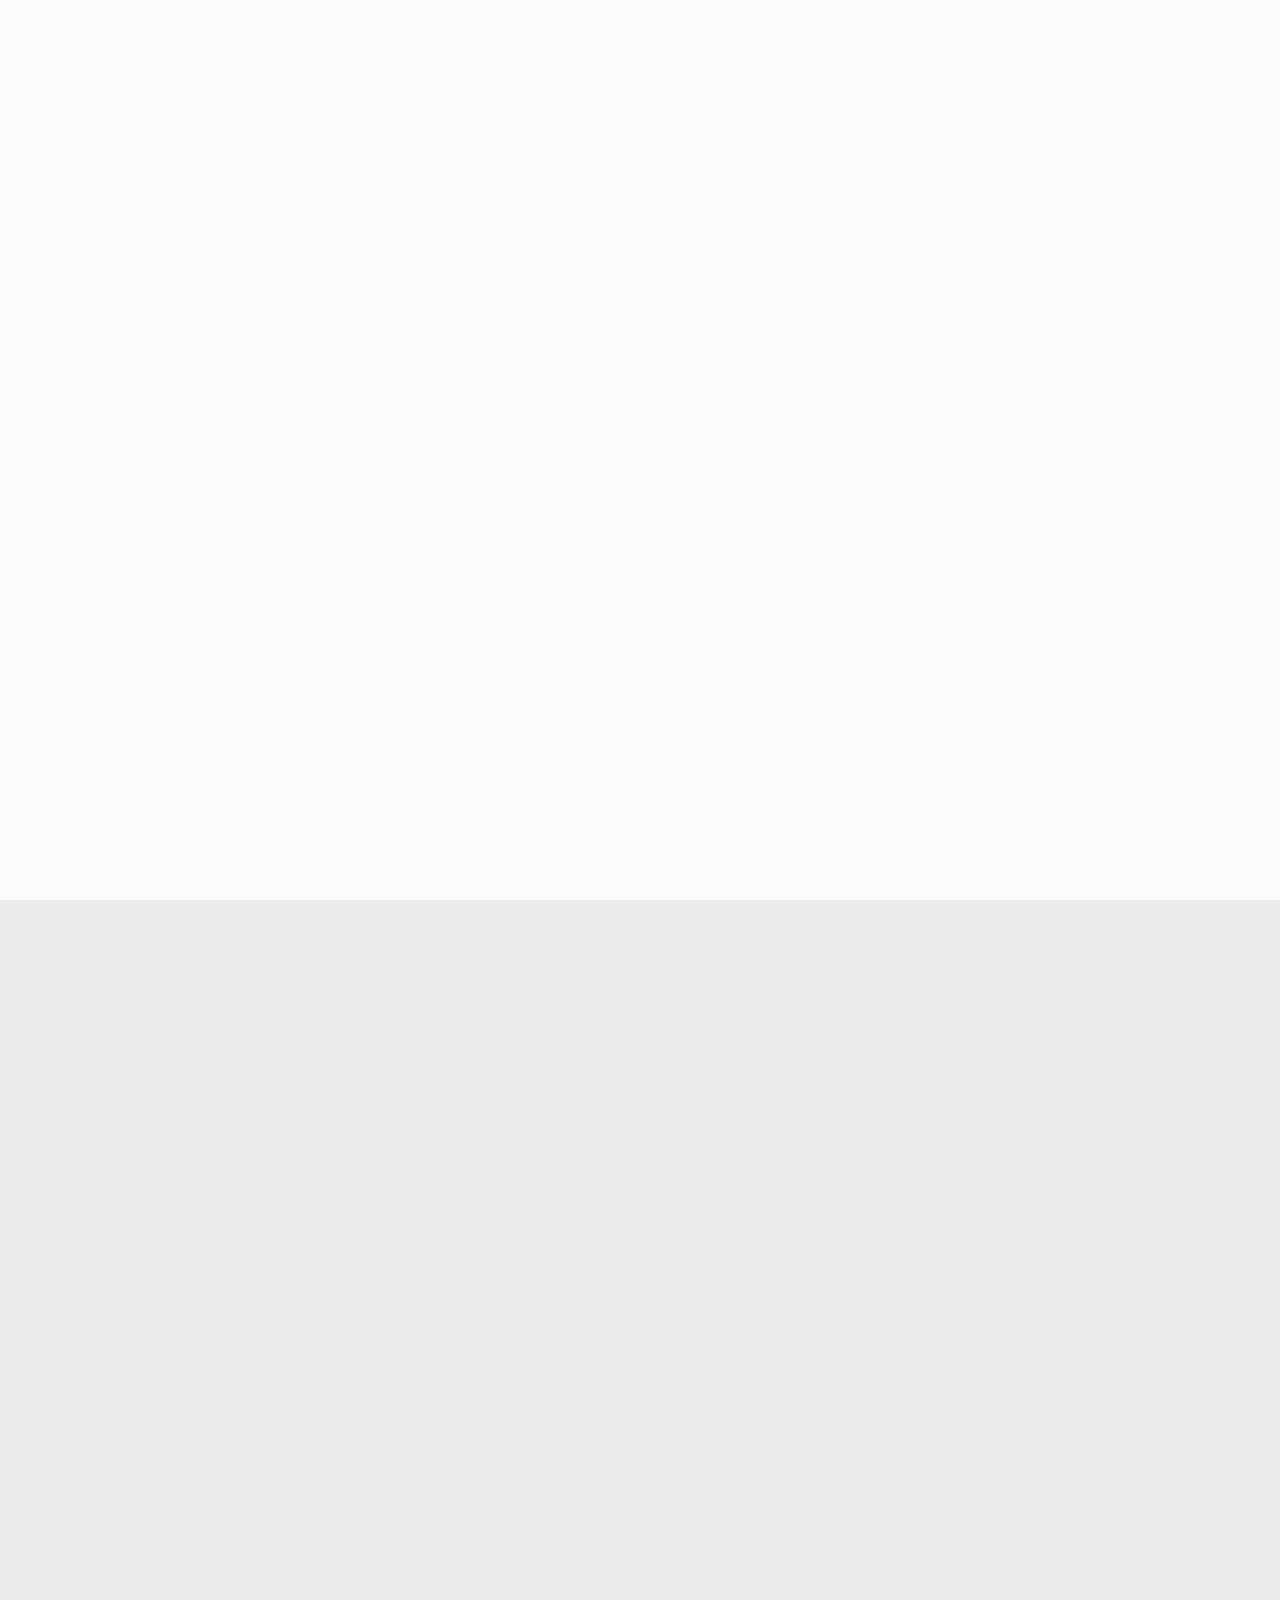
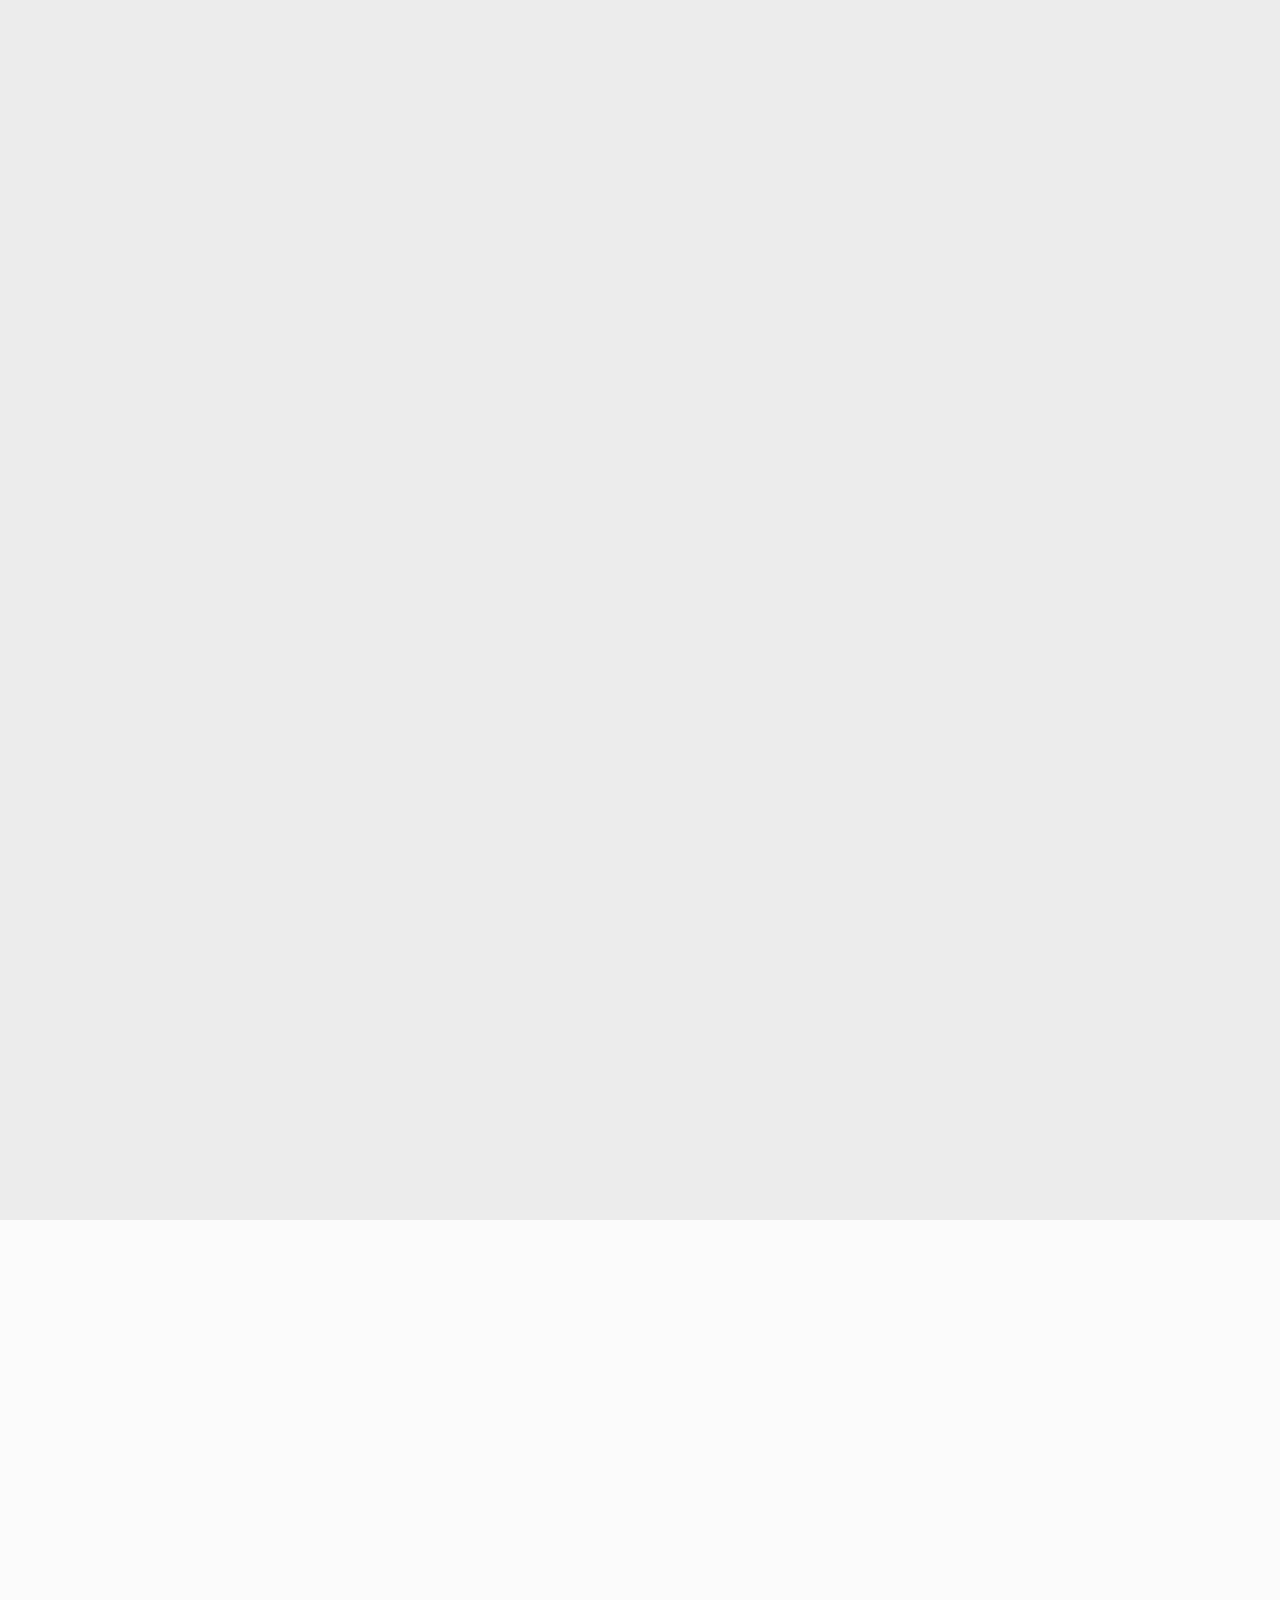
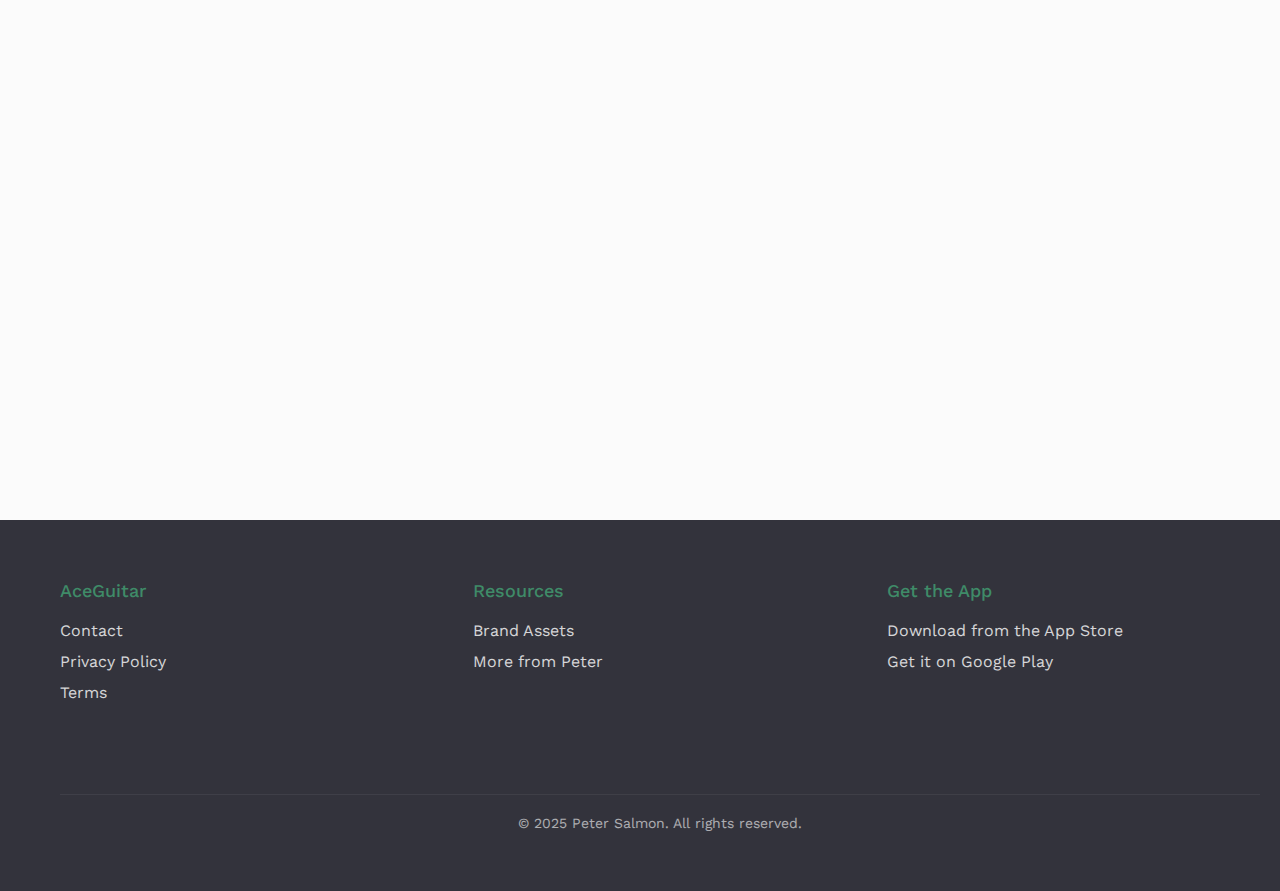
<file: index.html>
<!DOCTYPE html>
<html lang="en">

<head>
    <meta charset="UTF-8">
    <meta name="viewport" content="width=device-width, initial-scale=1.0">
    <title>AceGuitar</title>
    <link rel="preconnect" href="https://fonts.googleapis.com">
    <link rel="preconnect" href="https://fonts.gstatic.com" crossorigin>
    <link href="https://fonts.googleapis.com/css2?family=Work+Sans:wght@400;500;600&display=swap" rel="stylesheet">
    <link rel="stylesheet"
        href="https://fonts.googleapis.com/css2?family=Material+Symbols+Outlined:opsz,wght,FILL,GRAD@20..48,100..700,0..1,-50..200" />
    <link rel="stylesheet" href="styles/main.css">
</head>

<body>
    <nav class="navbar">
        <a href="#" class="logo">AceGuitar</a>
        <a href="/download" class="nav-button">
            <span>Get the App</span>
        </a>
    </nav>
    <div id="first-page" class="page" style="padding-top: 90px;">
        <div class="hero-text">
            <div class="title">
                <div class="subtitle">Play Better With</div>
                <div class="brand">AceGuitar</div>
            </div>
            <p class="app-description">
                Master guitar with ease using a comprehensive set of tools to help you learn, practice, and
                play.
            </p>
            <div class="store-buttons">
                <a href="#" id="download-button" class="store-button">
                    <span class="app-text">Download Now</span>
                </a>
            </div>
        </div>
        <div class="screenshots">
            <div class="screenshot">
                <img src="Assets/Screenshots/AceGuitar Chord Library Light.png" alt="AceGuitar Chord Library">
            </div>
            <div class="screenshot">
                <img src="Assets/Screenshots/AceGuitar Home Light.png" alt="AceGuitar Home Screen">
            </div>
            <div class="screenshot">
                <img src="Assets/Screenshots/AceGuitar Metronome Light.png" alt="AceGuitar Metronome">
            </div>
        </div>
    </div>

    <div id="second-page" class="page">
        <div class="section-header">
            <h1>Features</h1>
        </div>
        <div class="features-desktop">
            <div class="features-left">
                <div class="feature-card">
                    <img src="Assets/Feature Cards/1-chord-library.png" alt="Chord Library">
                </div>
                <div class="feature-card">
                    <img src="Assets/Feature Cards/3-fretboard.png" alt="Fretboard">
                </div>
                <div class="feature-card">
                    <img src="Assets/Feature Cards/5-projects.png" alt="Projects">
                </div>
            </div>
            <div class="features-right">
                <div class="feature-card">
                    <img src="Assets/Feature Cards/2-tuner.png" alt="Tuner">
                </div>
                <div class="feature-card">
                    <img src="Assets/Feature Cards/4-metronome.png" alt="Metronome">
                </div>
                <div class="feature-card">
                    <img src="Assets/Feature Cards/6-chord-search.png" alt="Chord Search">
                </div>
            </div>
        </div>
        <div class="features-mobile">
            <div class="feature-card">
                <img src="Assets/Feature Cards/1-chord-library.png" alt="Chord Library">
            </div>
            <div class="feature-card">
                <img src="Assets/Feature Cards/2-tuner.png" alt="Tuner">
            </div>
            <div class="feature-card">
                <img src="Assets/Feature Cards/3-fretboard.png" alt="Fretboard">
            </div>
            <div class="feature-card">
                <img src="Assets/Feature Cards/4-metronome.png" alt="Metronome">
            </div>
            <div class="feature-card">
                <img src="Assets/Feature Cards/5-projects.png" alt="Projects">
            </div>
            <div class="feature-card">
                <img src="Assets/Feature Cards/6-chord-search.png" alt="Chord Search">
            </div>
        </div>
    </div>

    <div id="third-page" class="page">
        <div class="cta-container">
            <div class="cta-content">
                <h2>Ready to Start?</h2>
                <p>Download AceGuitar now and unlock a complete suite of tools designed to help you learn, practice, and
                    master the guitar.</p>
                <div class="store-buttons">
                    <a href="#" class="store-button">
                        <img src="Assets/Store Logos/App Store.svg" alt="App Store icon">
                        <div class="store-text">
                            <span class="store-label">Download on the</span>
                            <span class="store-name">App Store</span>
                        </div>
                    </a>
                    <a href="#" class="store-button">
                        <img src="Assets/Store Logos/Play Store.svg" alt="Play Store icon">
                        <div class="store-text">
                            <span class="store-label">Get it on</span>
                            <span class="store-name">Google Play</span>
                        </div>
                    </a>
                </div>
            </div>
        </div>
    </div>

    <footer class="site-footer">
        <div class="footer-content">
            <div class="footer-column">
                <h4>AceGuitar</h4>
                <ul>
                    <li><a href="/contact">Contact</a></li>
                    <li><a href="/privacy">Privacy Policy</a></li>
                    <li><a href="/terms">Terms</a></li>
                </ul>
            </div>
            <div class="footer-column">
                <h4>Resources</h4>
                <ul>
                    <li><a href="/brand">Brand Assets</a></li>
                    <li><a href="https://petersalmon.dev" target="_blank">More from Peter</a></li>
                </ul>
            </div>
            <div class="footer-column">
                <h4>Get the App</h4>
                <ul>
                    <li><a href="#">Download from the App Store</a></li>
                    <li><a href="#">Get it on Google Play</a></li>
                </ul>
            </div>
            <div class="footer-copyright">
                © 2025 Peter Salmon. All rights reserved.
            </div>
        </div>
    </footer>
    <script>
        document.addEventListener('DOMContentLoaded', function () {
            var userAgent = navigator.userAgent || navigator.vendor || window.opera;
            var downloadButton = document.getElementById('download-button');

            if (/android/i.test(userAgent)) {
                downloadButton.href = 'https://play.google.com/store/apps/details?id=com.aceguitar';
            } else if (/iPad|iPhone|iPod/.test(userAgent) && !window.MSStream) {
                downloadButton.href = 'https://apps.apple.com/us/app/aceguitar/id123456789';
            } else {
                downloadButton.href = '/download';
            }
        });
    </script>
</body>

</html>
</file>
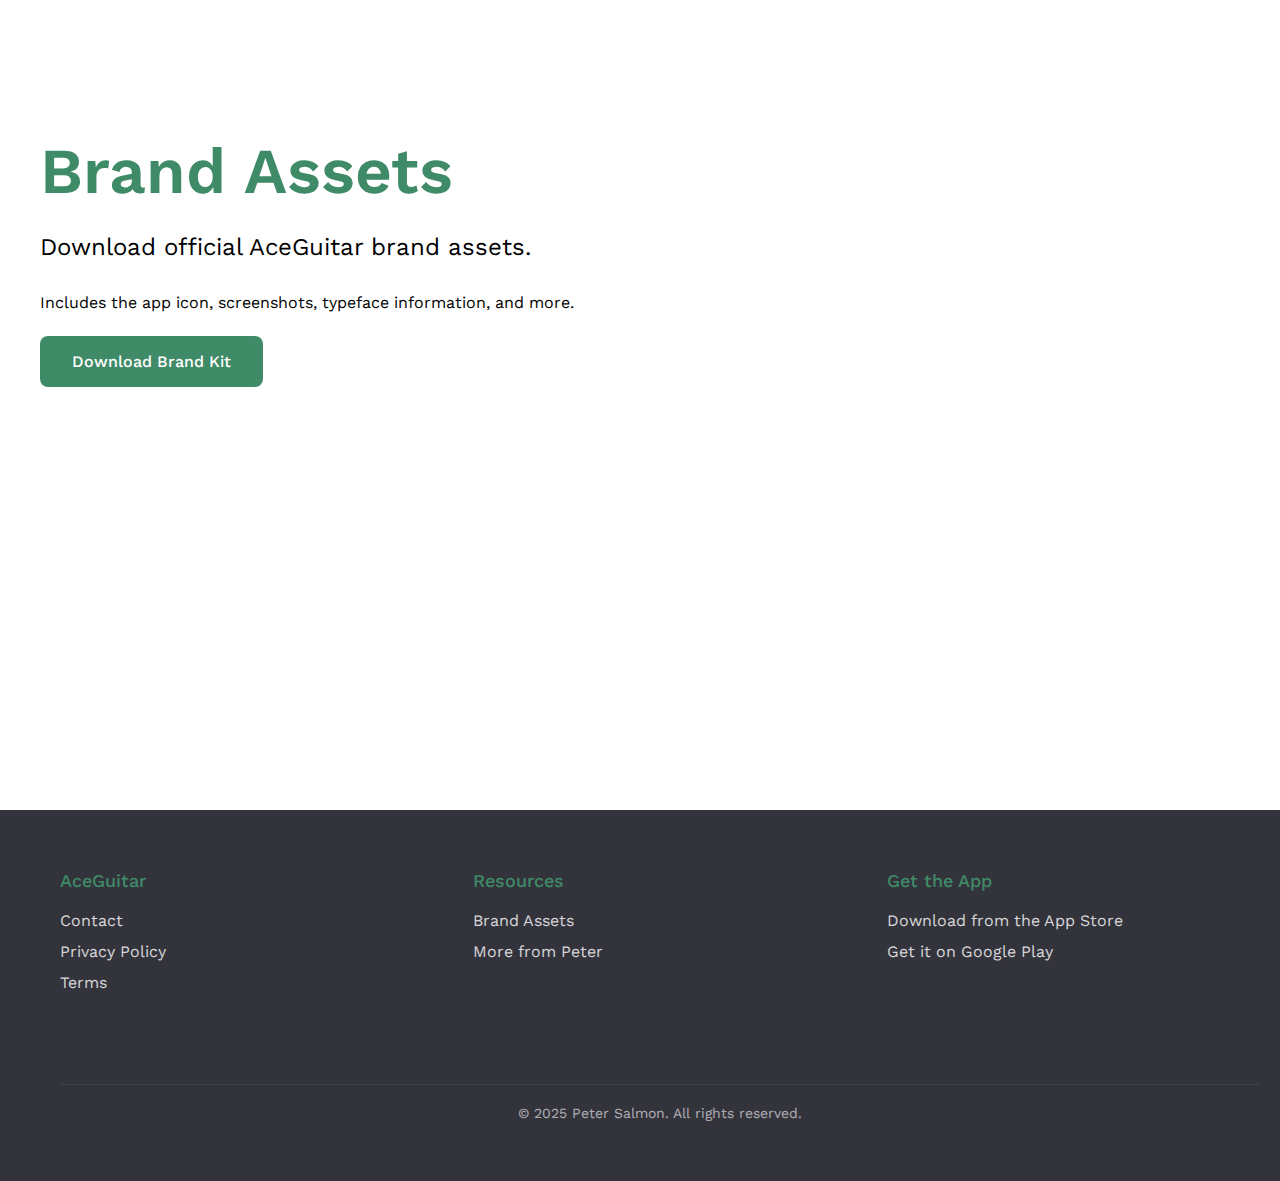
<file: brand/index.html>
<!DOCTYPE html>
<html lang="en">

<head>
    <meta charset="UTF-8">
    <meta name="viewport" content="width=device-width, initial-scale=1.0">
    <title>Brand Assets - AceGuitar</title>
    <link rel="preconnect" href="https://fonts.googleapis.com">
    <link rel="preconnect" href="https://fonts.gstatic.com" crossorigin>
    <link href="https://fonts.googleapis.com/css2?family=Work+Sans:wght@400;500;600&display=swap" rel="stylesheet">
    <link rel="stylesheet"
        href="https://fonts.googleapis.com/css2?family=Material+Symbols+Outlined:opsz,wght,FILL,GRAD@20..48,100..700,0..1,-50..200" />
    <link rel="stylesheet" href="../styles/main.css">
</head>

<body>
    <nav class="navbar">
        <a href="/" class="logo">AceGuitar</a>
        <a href="/download" class="nav-button">
            <span>Get the App</span>
        </a>
    </nav>

    <div class="page" style="padding-top: 90px; min-height: calc(100vh - 90px);">
        <div style="max-width: 1200px; margin: 0 auto; padding: 0 20px;">
            <h1 class="page-title">Brand Assets</h1>
            <p style="font-size: 1.5rem; margin-bottom: 2rem;">Download official AceGuitar brand assets.</p>

            <div style="margin-top: 2rem;">
                <p style="margin-bottom: 1.5rem;">Includes the app icon, screenshots, typeface information, and more.
                </p>
                <a href="../Assets/AceGuitar Brand Kit.zip" download
                    style="display: inline-block; background-color: #3F8B68; color: white; padding: 1rem 2rem; text-decoration: none; border-radius: 8px; font-weight: 500;">
                    Download Brand Kit
                </a>
            </div>
        </div>
    </div>

    <footer class="site-footer">
        <div class="footer-content">
            <div class="footer-column">
                <h4>AceGuitar</h4>
                <ul>
                    <li><a href="/contact">Contact</a></li>
                    <li><a href="/privacy">Privacy Policy</a></li>
                    <li><a href="/terms">Terms</a></li>
                </ul>
            </div>
            <div class="footer-column">
                <h4>Resources</h4>
                <ul>
                    <li><a href="/brand">Brand Assets</a></li>
                    <li><a href="https://petersalmon.dev" target="_blank">More from Peter</a></li>
                </ul>
            </div>
            <div class="footer-column">
                <h4>Get the App</h4>
                <ul>
                    <li><a href="#">Download from the App Store</a></li>
                    <li><a href="#">Get it on Google Play</a></li>
                </ul>
            </div>
            <div class="footer-copyright">
                © 2025 Peter Salmon. All rights reserved.
            </div>
        </div>
    </footer>
</body>

</html>
</file>
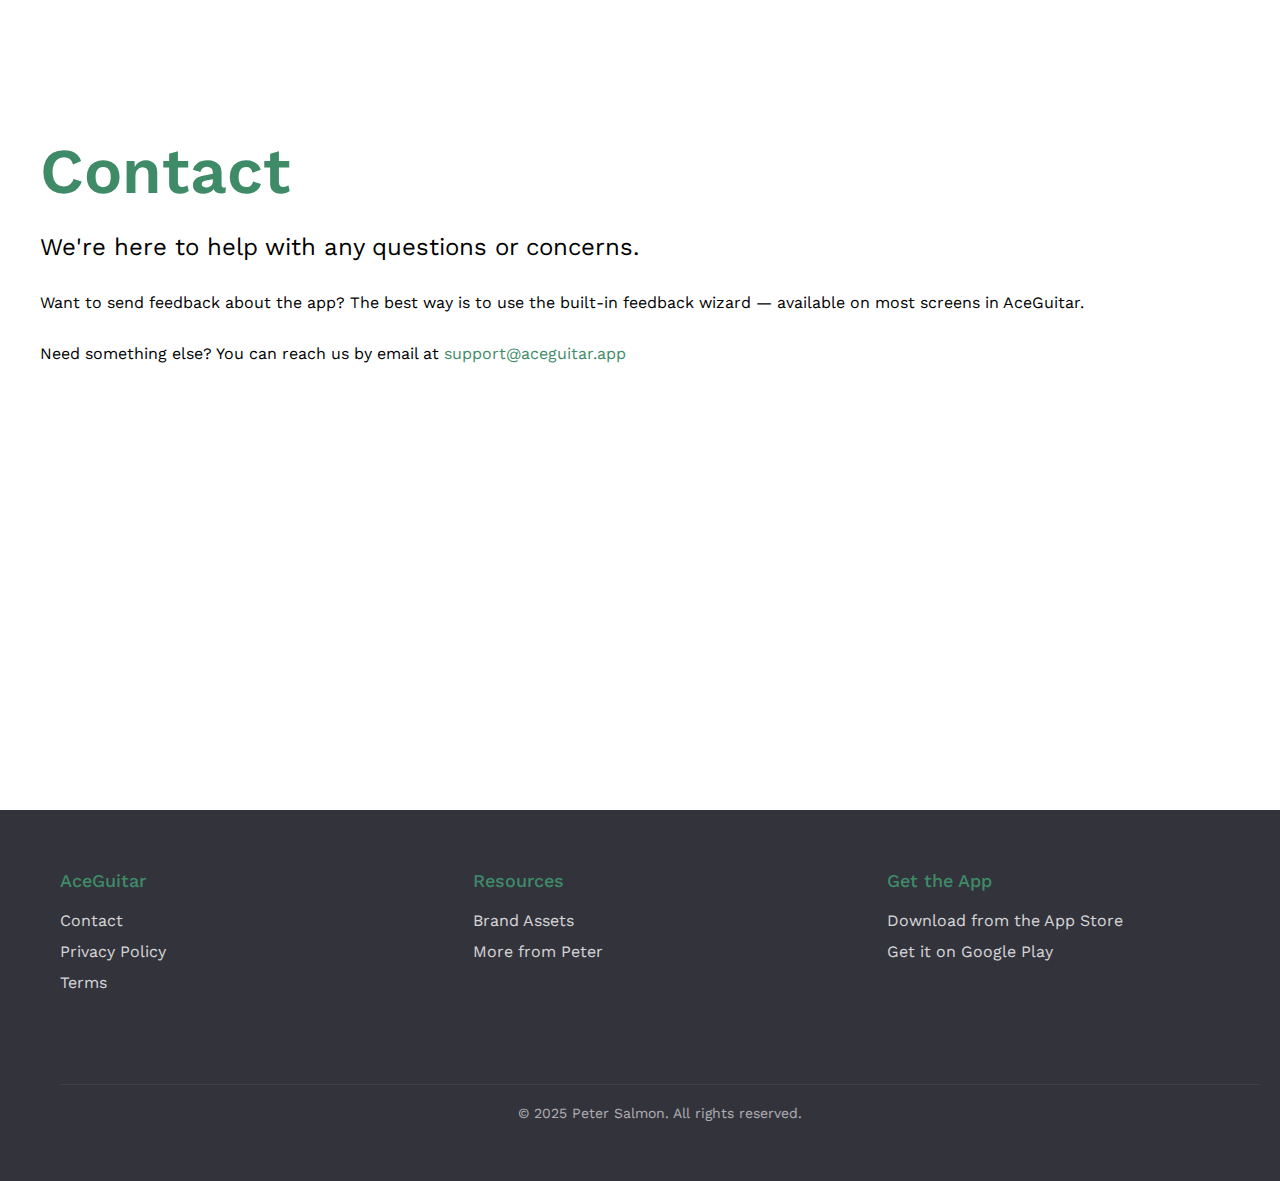
<file: contact/index.html>
<!DOCTYPE html>
<html lang="en">

<head>
    <meta charset="UTF-8">
    <meta name="viewport" content="width=device-width, initial-scale=1.0">
    <title>Contact - AceGuitar</title>
    <link rel="preconnect" href="https://fonts.googleapis.com">
    <link rel="preconnect" href="https://fonts.gstatic.com" crossorigin>
    <link href="https://fonts.googleapis.com/css2?family=Work+Sans:wght@400;500;600&display=swap" rel="stylesheet">
    <link rel="stylesheet"
        href="https://fonts.googleapis.com/css2?family=Material+Symbols+Outlined:opsz,wght,FILL,GRAD@20..48,100..700,0..1,-50..200" />
    <link rel="stylesheet" href="../styles/main.css">
</head>

<body>
    <nav class="navbar">
        <a href="/" class="logo">AceGuitar</a>
        <a href="/download" class="nav-button">
            <span>Get the App</span>
        </a>
    </nav>

    <div class="page" style="padding-top: 90px; min-height: calc(100vh - 90px);">
        <div style="max-width: 1200px; margin: 0 auto; padding: 0 20px;">
            <h1 class="page-title">Contact</h1>
            <p style="font-size: 1.5rem; margin-bottom: 2rem;">We're here to help with any questions or concerns.</p>

            <p style="margin-bottom: 2rem;">Want to send feedback about the app? The best way is to use the built-in
                feedback wizard — available on most screens in AceGuitar.</p>

            <p>Need something else? You can reach us by email at
                <a href="mailto:support@aceguitar.app"
                    style="color: #3F8B68; text-decoration: none;">support@aceguitar.app</a>
            </p>
        </div>
    </div>

    <footer class="site-footer">
        <div class="footer-content">
            <div class="footer-column">
                <h4>AceGuitar</h4>
                <ul>
                    <li><a href="/contact">Contact</a></li>
                    <li><a href="/privacy">Privacy Policy</a></li>
                    <li><a href="/terms">Terms</a></li>
                </ul>
            </div>
            <div class="footer-column">
                <h4>Resources</h4>
                <ul>
                    <li><a href="/brand">Brand Assets</a></li>
                    <li><a href="https://petersalmon.dev" target="_blank">More from Peter</a></li>
                </ul>
            </div>
            <div class="footer-column">
                <h4>Get the App</h4>
                <ul>
                    <li><a href="#">Download from the App Store</a></li>
                    <li><a href="#">Get it on Google Play</a></li>
                </ul>
            </div>
            <div class="footer-copyright">
                © 2025 Peter Salmon. All rights reserved.
            </div>
        </div>
    </footer>
</body>

</html>
</file>
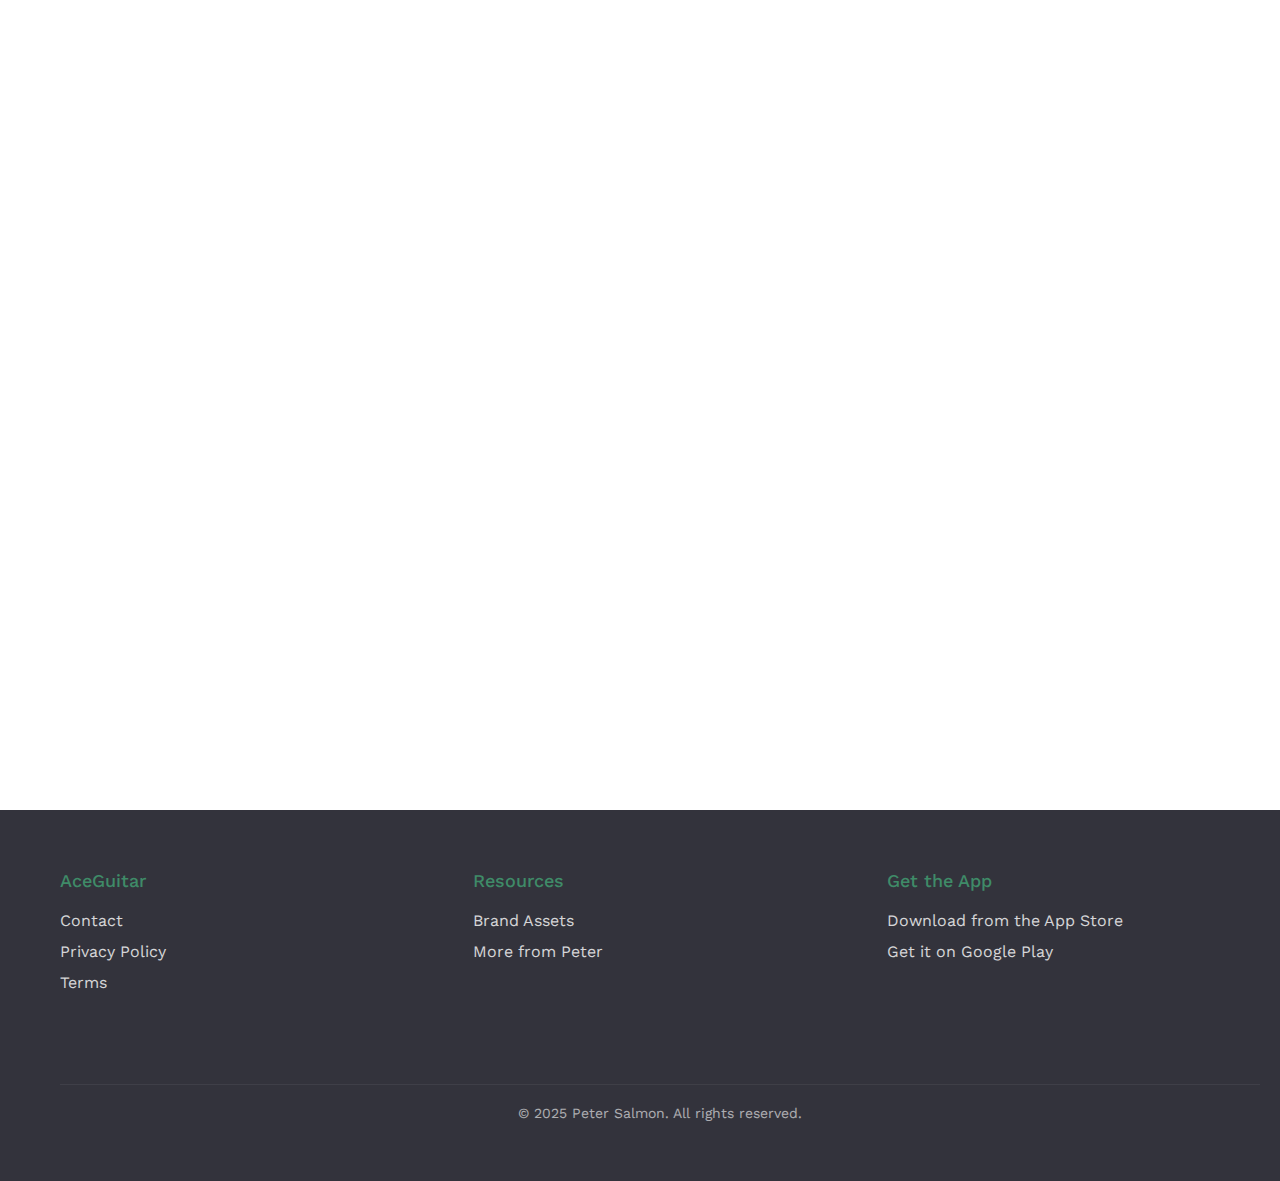
<file: download/index.html>
<!DOCTYPE html>
<html lang="en">

<head>
  <meta charset="UTF-8">
  <meta name="viewport" content="width=device-width, initial-scale=1.0">
  <title>Download - AceGuitar</title>
  <link rel="preconnect" href="https://fonts.googleapis.com">
  <link rel="preconnect" href="https://fonts.gstatic.com" crossorigin>
  <link href="https://fonts.googleapis.com/css2?family=Work+Sans:wght@400;500;600&display=swap" rel="stylesheet">
  <link rel="stylesheet"
    href="https://fonts.googleapis.com/css2?family=Material+Symbols+Outlined:opsz,wght,FILL,GRAD@20..48,100..700,0..1,-50..200">
  <link rel="stylesheet" href="../styles/main.css">
  <style>
    .download-flex {
      display: flex;
      flex-direction: row;
      align-items: center;
      justify-content: center;
      padding: 1rem;
    }

    .download-content {
      flex: 1;
      padding: 1rem;
      max-width: 800px;
    }

    @media (max-width: 768px) {
      .download-flex {
        flex-direction: column;
      }
    }

    /* Override store-button style to shrink buttons */
    .store-button {
      padding: 8px 12px;
      font-size: 0.9rem;
    }
  </style>
</head>

<body>
  <nav class="navbar">
    <a href="/" class="logo">AceGuitar</a>
    <a href="/download" class="nav-button">
      <span>Get the App</span>
    </a>
  </nav>

  <div class="page" style="padding-top: 90px; min-height: calc(100vh - 90px);">
    <div style="max-width: 1200px; margin: 0 auto; padding: 0 20px;">
      <div class="download-flex">
        <div class="download-content">
          <div class="cta-container">
            <div class="cta-content" style="text-align: center;">
              <h1 class="page-title">Download AceGuitar</h1>
              <p style="font-size: 1.5rem; margin-bottom: 2rem;">Get the app on your favorite platform.</p>
              <div class="store-buttons"
                style="margin-top: 20px; display: flex; gap: 16px; justify-content: flex-start;">
                <a href="#" class="store-button">
                  <img src="../Assets/Store Logos/App Store.svg" alt="App Store icon">
                  <div class="store-text">
                    <span class="store-label">Download on the</span>
                    <span class="store-name">App Store</span>
                  </div>
                </a>
                <a href="#" class="store-button">
                  <img src="../Assets/Store Logos/Play Store.svg" alt="Play Store icon">
                  <div class="store-text">
                    <span class="store-label">Get it on</span>
                    <span class="store-name">Google Play</span>
                  </div>
                </a>
              </div>
            </div>
          </div>
        </div>
      </div>
    </div>
  </div>

  <footer class="site-footer">
    <div class="footer-content">
      <div class="footer-column">
        <h4>AceGuitar</h4>
        <ul>
          <li><a href="/contact">Contact</a></li>
          <li><a href="/privacy">Privacy Policy</a></li>
          <li><a href="/terms">Terms</a></li>
        </ul>
      </div>
      <div class="footer-column">
        <h4>Resources</h4>
        <ul>
          <li><a href="/brand">Brand Assets</a></li>
          <li><a href="https://petersalmon.dev" target="_blank">More from Peter</a></li>
        </ul>
      </div>
      <div class="footer-column">
        <h4>Get the App</h4>
        <ul>
          <li><a href="#">Download from the App Store</a></li>
          <li><a href="#">Get it on Google Play</a></li>
        </ul>
      </div>
      <div class="footer-copyright">
        © 2025 Peter Salmon. All rights reserved.
      </div>
    </div>
  </footer>
</body>

</html>
</file>
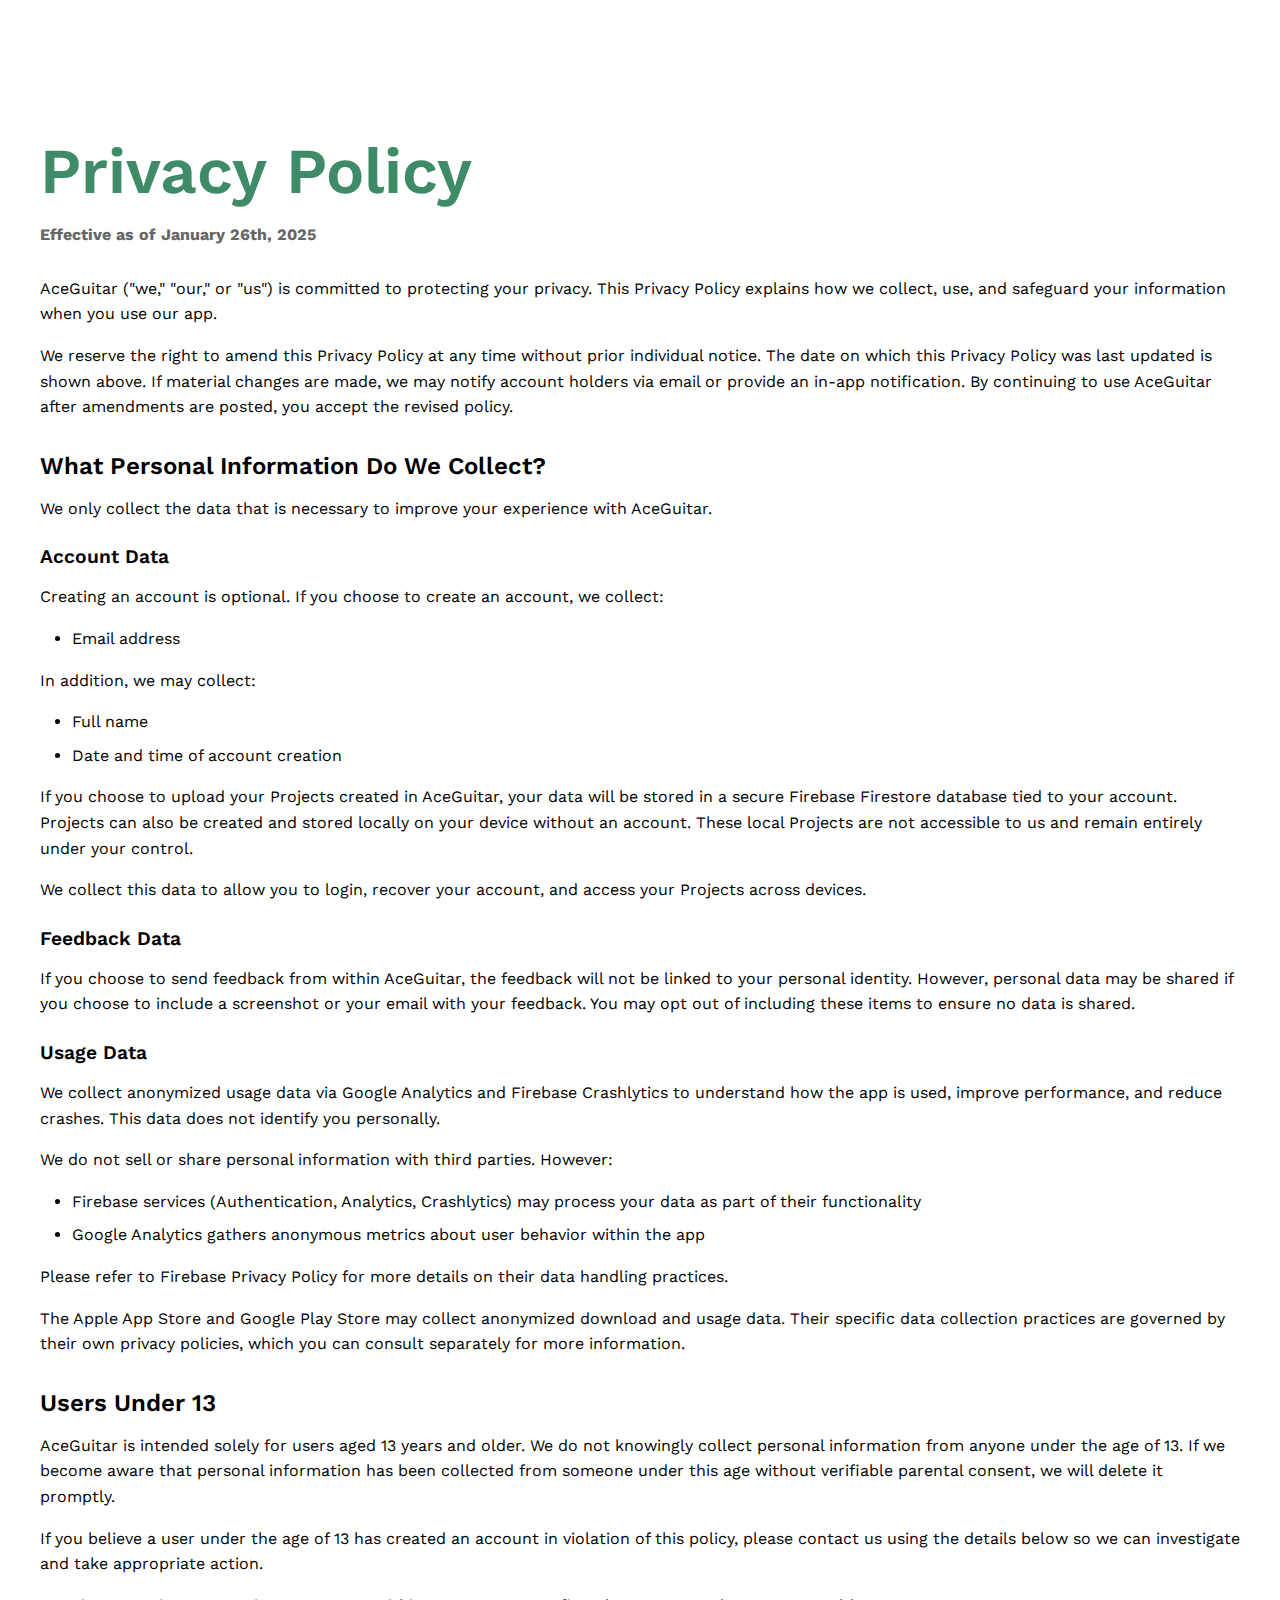
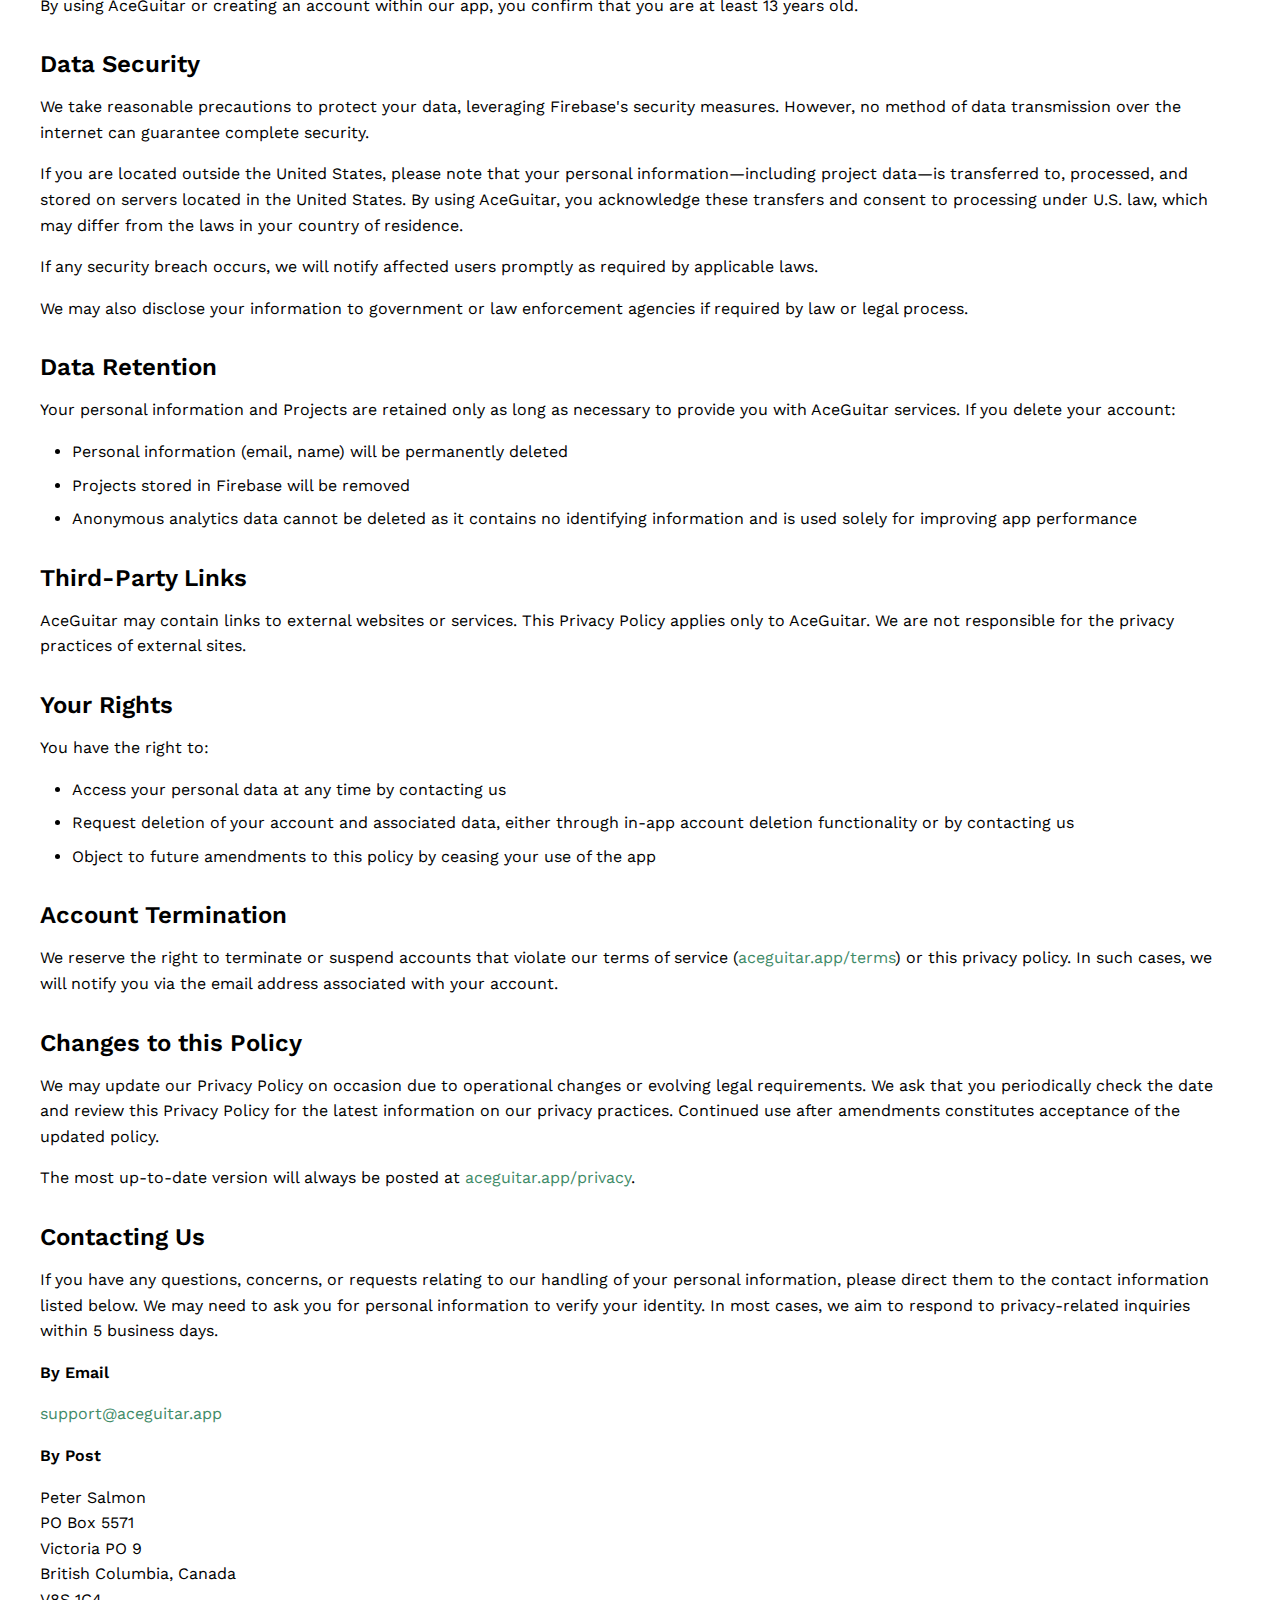
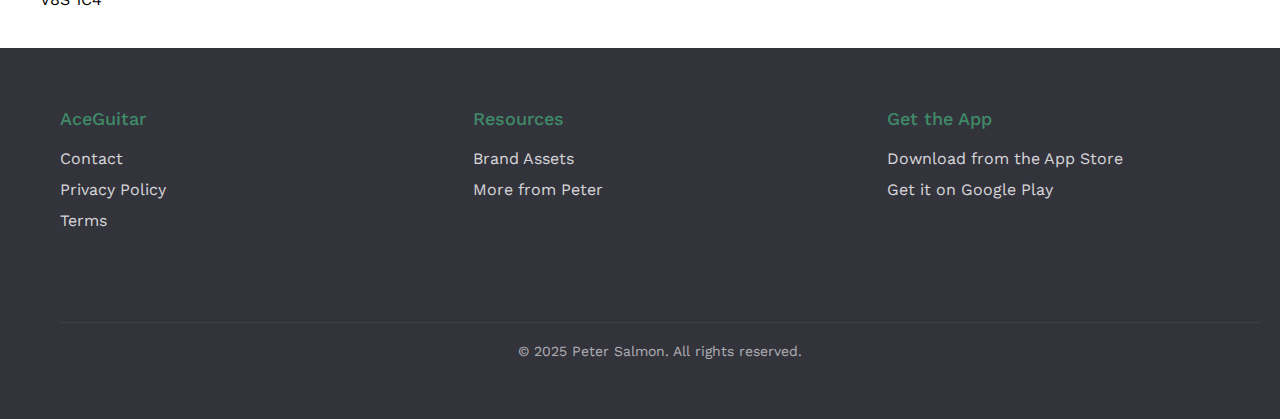
<file: privacy/index.html>
<!DOCTYPE html>
<html lang="en">

<head>
    <meta charset="UTF-8">
    <meta name="viewport" content="width=device-width, initial-scale=1.0">
    <title>Privacy Policy - AceGuitar</title>
    <link rel="preconnect" href="https://fonts.googleapis.com">
    <link rel="preconnect" href="https://fonts.gstatic.com" crossorigin>
    <link href="https://fonts.googleapis.com/css2?family=Work+Sans:wght@400;500;600&display=swap" rel="stylesheet">
    <link rel="stylesheet"
        href="https://fonts.googleapis.com/css2?family=Material+Symbols+Outlined:opsz,wght,FILL,GRAD@20..48,100..700,0..1,-50..200" />
    <link rel="stylesheet" href="../styles/main.css">
    <style>
        .content h2 {
            font-size: 1.5rem;
            font-weight: 600;
            margin: 2rem 0 1rem;
        }

        .content p {
            margin-bottom: 1rem;
            line-height: 1.6;
        }

        .content ul {
            margin-bottom: 1rem;
            padding-left: 2rem;
        }

        .content li {
            margin-bottom: 0.5rem;
            line-height: 1.6;
        }

        .effective-date {
            color: #666;
            margin-bottom: 2rem;
        }

        .content strong {
            font-weight: 600;
        }

        .content h3 {
            font-size: 1.2rem;
            font-weight: 600;
            margin: 1.5rem 0 1rem;
        }
    </style>
</head>

<body>
    <nav class="navbar">
        <a href="/" class="logo">AceGuitar</a>
        <a href="/download" class="nav-button">
            <span>Get the App</span>
        </a>
    </nav>

    <div class="page" style="padding-top: 90px; min-height: calc(100vh - 90px);">
        <div style="max-width: 1200px; margin: 0 auto; padding: 0 20px;">
            <h1 class="page-title">Privacy Policy</h1>
            <p class="effective-date"><strong>Effective as of January 26th, 2025</strong></p>

            <div class="content">
                <p>AceGuitar ("we," "our," or "us") is committed to protecting your privacy. This Privacy Policy
                    explains how we collect, use, and safeguard your information when you use our app.</p>

                <p>We reserve the right to amend this Privacy Policy at any time without prior individual notice. The
                    date on which this Privacy Policy was last updated is shown above. If material changes are made, we
                    may notify account holders via email or provide an in-app notification. By continuing to use
                    AceGuitar after amendments are posted, you accept the revised policy.</p>

                <h2>What Personal Information Do We Collect?</h2>
                <p>We only collect the data that is necessary to improve your experience with AceGuitar.</p>

                <h3>Account Data</h3>
                <p>Creating an account is optional. If you choose to create an account, we collect:</p>
                <ul>
                    <li>Email address</li>
                </ul>
                <p>In addition, we may collect:</p>
                <ul>
                    <li>Full name</li>
                    <li>Date and time of account creation</li>
                </ul>
                <p>If you choose to upload your Projects created in AceGuitar, your data will be stored in a secure
                    Firebase Firestore database tied to your account. Projects can also be created and stored locally on
                    your device without an account. These local Projects are not accessible to us and remain entirely
                    under your control.</p>
                <p>We collect this data to allow you to login, recover your account, and access your Projects across
                    devices.</p>

                <h3>Feedback Data</h3>
                <p>If you choose to send feedback from within AceGuitar, the feedback will not be linked to your
                    personal identity. However, personal data may be shared if you choose to include a screenshot or
                    your email with your feedback. You may opt out of including these items to ensure no data is shared.
                </p>

                <h3>Usage Data</h3>
                <p>We collect anonymized usage data via Google Analytics and Firebase Crashlytics to understand how the
                    app is used, improve performance, and reduce crashes. This data does not identify you personally.
                </p>
                <p>We do not sell or share personal information with third parties. However:</p>
                <ul>
                    <li>Firebase services (Authentication, Analytics, Crashlytics) may process your data as part of
                        their functionality</li>
                    <li>Google Analytics gathers anonymous metrics about user behavior within the app</li>
                </ul>
                <p>Please refer to Firebase Privacy Policy for more details on their data handling practices.</p>
                <p>The Apple App Store and Google Play Store may collect anonymized download and usage data. Their
                    specific data collection practices are governed by their own privacy policies, which you can consult
                    separately for more information.</p>

                <h2>Users Under 13</h2>
                <p>AceGuitar is intended solely for users aged 13 years and older. We do not knowingly collect personal
                    information from anyone under the age of 13. If we become aware that personal information has been
                    collected from someone under this age without verifiable parental consent, we will delete it
                    promptly.</p>
                <p>If you believe a user under the age of 13 has created an account in violation of this policy, please
                    contact us using the details below so we can investigate and take appropriate action.</p>
                <p>By using AceGuitar or creating an account within our app, you confirm that you are at least 13 years
                    old.</p>

                <h2>Data Security</h2>
                <p>We take reasonable precautions to protect your data, leveraging Firebase's security measures.
                    However, no method of data transmission over the internet can guarantee complete security.</p>
                <p>If you are located outside the United States, please note that your personal information—including
                    project data—is transferred to, processed, and stored on servers located in the United States. By
                    using AceGuitar, you acknowledge these transfers and consent to processing under U.S. law, which may
                    differ from the laws in your country of residence.</p>
                <p>If any security breach occurs, we will notify affected users promptly as required by applicable laws.
                </p>
                <p>We may also disclose your information to government or law enforcement agencies if required by law or
                    legal process.</p>

                <h2>Data Retention</h2>
                <p>Your personal information and Projects are retained only as long as necessary to provide you with
                    AceGuitar services. If you delete your account:</p>
                <ul>
                    <li>Personal information (email, name) will be permanently deleted</li>
                    <li>Projects stored in Firebase will be removed</li>
                    <li>Anonymous analytics data cannot be deleted as it contains no identifying information and is used
                        solely for improving app performance</li>
                </ul>

                <h2>Third-Party Links</h2>
                <p>AceGuitar may contain links to external websites or services. This Privacy Policy applies only to
                    AceGuitar. We are not responsible for the privacy practices of external sites.</p>

                <h2>Your Rights</h2>
                <p>You have the right to:</p>
                <ul>
                    <li>Access your personal data at any time by contacting us</li>
                    <li>Request deletion of your account and associated data, either through in-app account deletion
                        functionality or by contacting us</li>
                    <li>Object to future amendments to this policy by ceasing your use of the app</li>
                </ul>

                <h2>Account Termination</h2>
                <p>We reserve the right to terminate or suspend accounts that violate our terms of service (<a
                        href="/terms" style="color: #3F8B68; text-decoration: none;">aceguitar.app/terms</a>) or this
                    privacy policy. In such cases, we will notify you via the email address associated with your
                    account.</p>

                <h2>Changes to this Policy</h2>
                <p>We may update our Privacy Policy on occasion due to operational changes or evolving legal
                    requirements. We ask that you periodically check the date and review this Privacy Policy for the
                    latest information on our privacy practices. Continued use after amendments constitutes acceptance
                    of the updated policy.</p>
                <p>The most up-to-date version will always be posted at <a href="/privacy"
                        style="color: #3F8B68; text-decoration: none;">aceguitar.app/privacy</a>.</p>

                <h2>Contacting Us</h2>
                <p>If you have any questions, concerns, or requests relating to our handling of your personal
                    information, please direct them to the contact information listed below. We may need to ask you for
                    personal information to verify your identity. In most cases, we aim to respond to privacy-related
                    inquiries within 5 business days.</p>

                <p><strong>By Email</strong></p>
                <p><a href="mailto:support@aceguitar.app"
                        style="color: #3F8B68; text-decoration: none;">support@aceguitar.app</a></p>

                <p><strong>By Post</strong></p>
                <p>Peter Salmon<br>
                    PO Box 5571<br>
                    Victoria PO 9<br>
                    British Columbia, Canada<br>
                    V8S 1C4</p>
            </div>
        </div>
    </div>

    <footer class="site-footer">
        <div class="footer-content">
            <div class="footer-column">
                <h4>AceGuitar</h4>
                <ul>
                    <li><a href="/contact">Contact</a></li>
                    <li><a href="/privacy">Privacy Policy</a></li>
                    <li><a href="/terms">Terms</a></li>
                </ul>
            </div>
            <div class="footer-column">
                <h4>Resources</h4>
                <ul>
                    <li><a href="/brand">Brand Assets</a></li>
                    <li><a href="https://petersalmon.dev" target="_blank">More from Peter</a></li>
                </ul>
            </div>
            <div class="footer-column">
                <h4>Get the App</h4>
                <ul>
                    <li><a href="#">Download from the App Store</a></li>
                    <li><a href="#">Get it on Google Play</a></li>
                </ul>
            </div>
            <div class="footer-copyright">
                © 2025 Peter Salmon. All rights reserved.
            </div>
        </div>
    </footer>
</body>

</html>
</file>
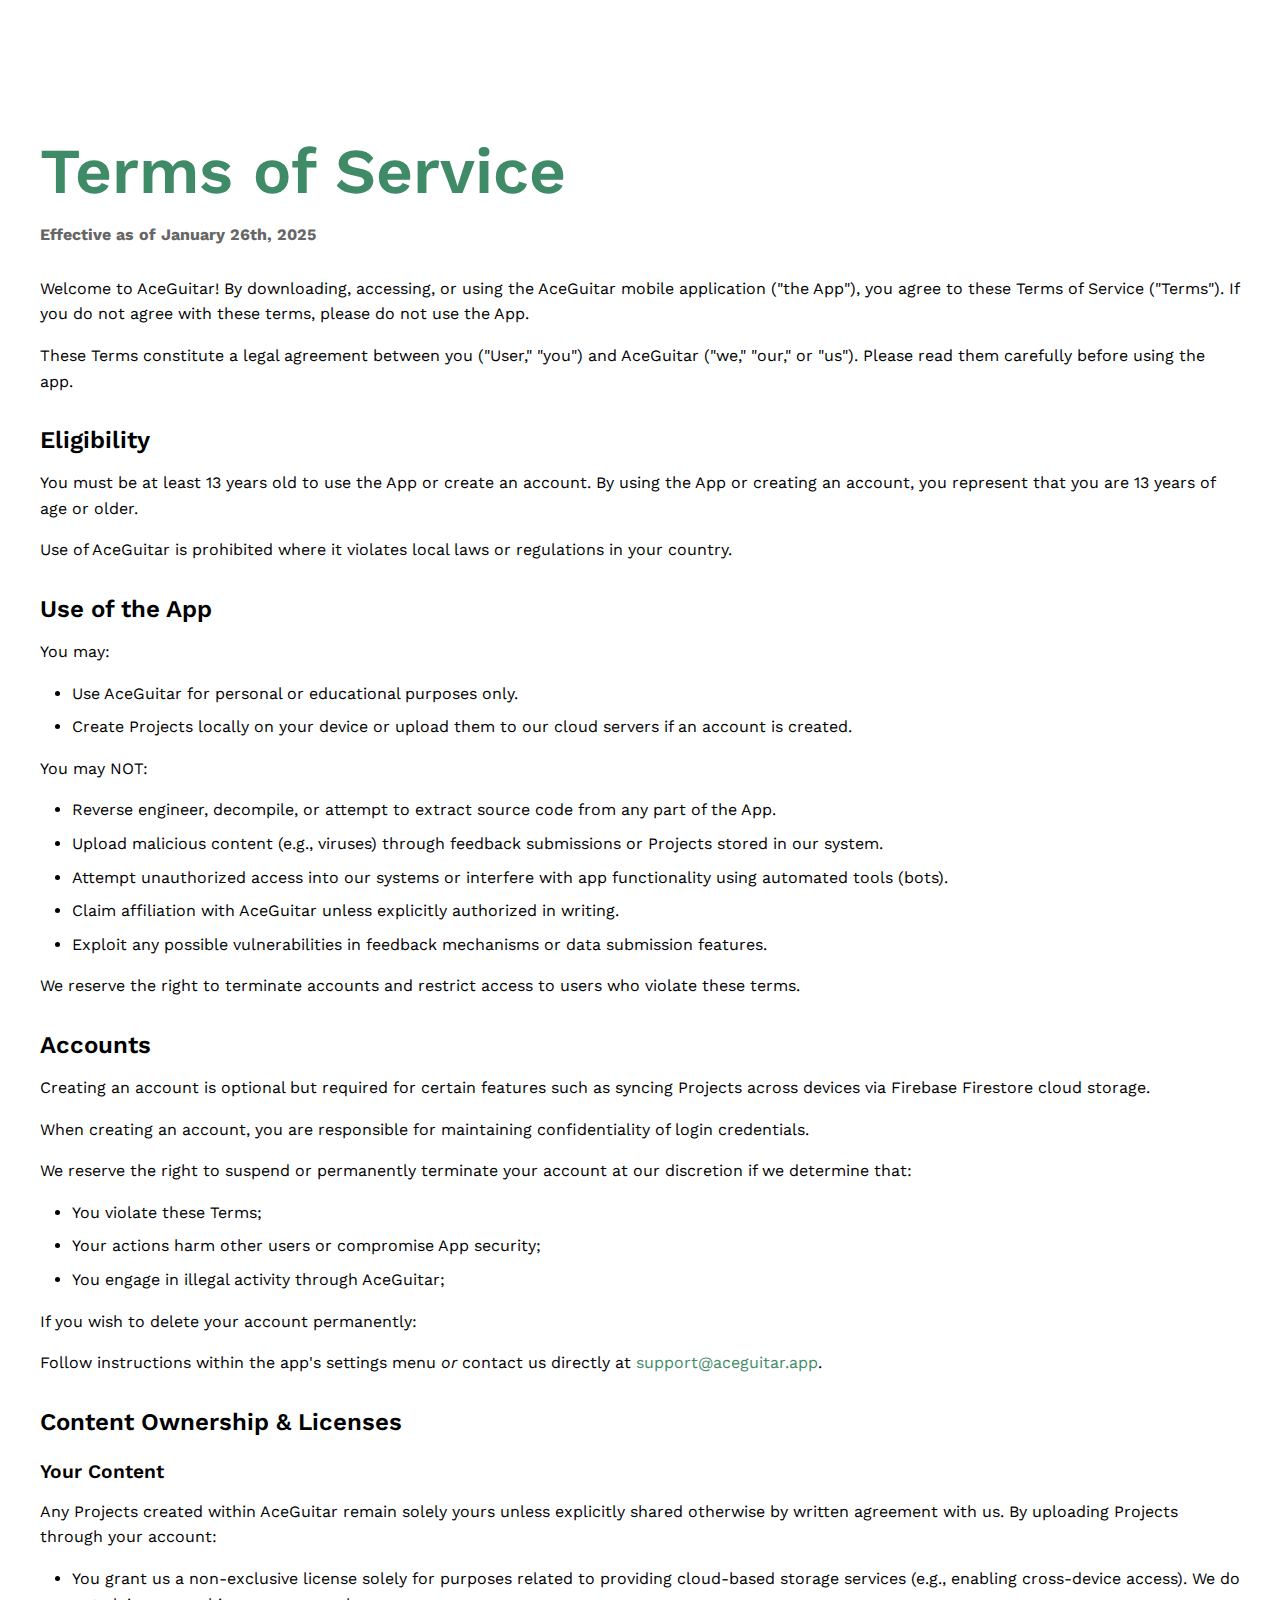
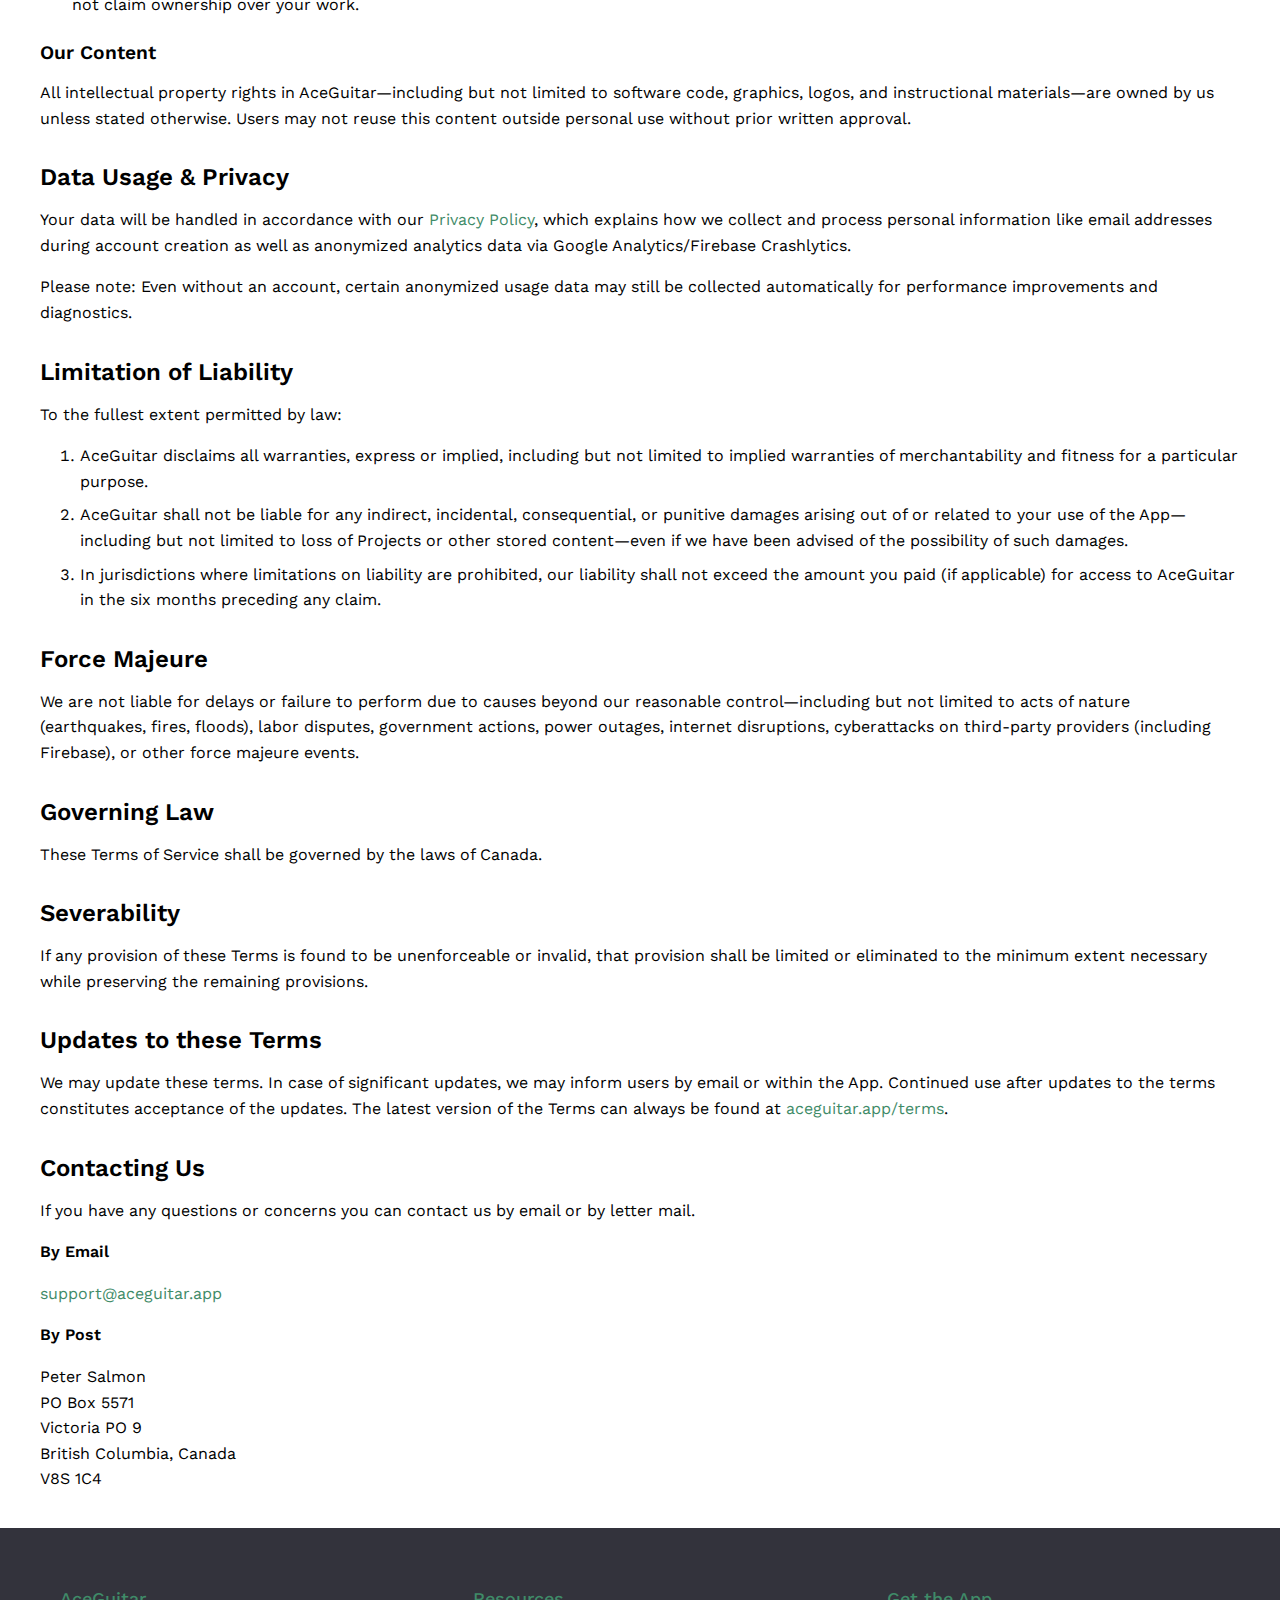
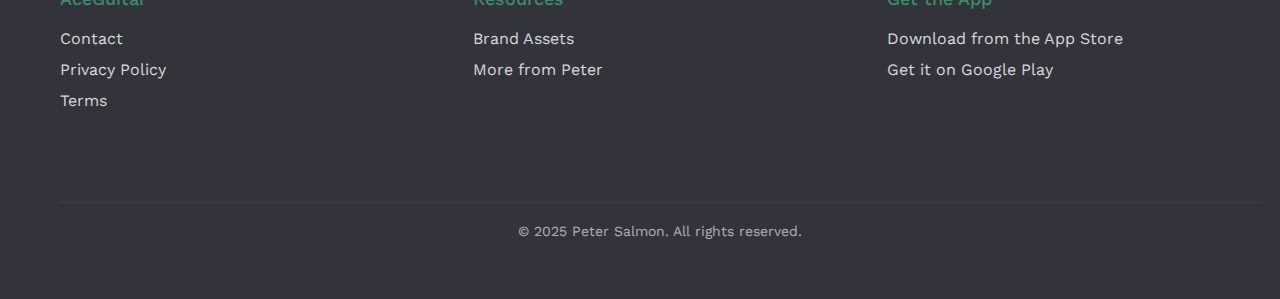
<file: terms/index.html>
<!DOCTYPE html>
<html lang="en">

<head>
    <meta charset="UTF-8">
    <meta name="viewport" content="width=device-width, initial-scale=1.0">
    <title>Terms - AceGuitar</title>
    <link rel="preconnect" href="https://fonts.googleapis.com">
    <link rel="preconnect" href="https://fonts.gstatic.com" crossorigin>
    <link href="https://fonts.googleapis.com/css2?family=Work+Sans:wght@400;500;600&display=swap" rel="stylesheet">
    <link rel="stylesheet"
        href="https://fonts.googleapis.com/css2?family=Material+Symbols+Outlined:opsz,wght,FILL,GRAD@20..48,100..700,0..1,-50..200" />
    <link rel="stylesheet" href="../styles/main.css">
    <style>
        .content h2 {
            font-size: 1.5rem;
            font-weight: 600;
            margin: 2rem 0 1rem;
        }

        .content p {
            margin-bottom: 1rem;
            line-height: 1.6;
        }

        .content ul {
            margin-bottom: 1rem;
            padding-left: 2rem;
        }

        .content li {
            margin-bottom: 0.5rem;
            line-height: 1.6;
        }

        .effective-date {
            color: #666;
            margin-bottom: 2rem;
        }

        .content strong {
            font-weight: 600;
        }

        .content h3 {
            font-size: 1.2rem;
            font-weight: 600;
            margin: 1.5rem 0 1rem;
        }
    </style>
</head>

<body>
    <nav class="navbar">
        <a href="/" class="logo">AceGuitar</a>
        <a href="/download" class="nav-button">
            <span>Get the App</span>
        </a>
    </nav>

    <div class="page" style="padding-top: 90px; min-height: calc(100vh - 90px);">
        <div style="max-width: 1200px; margin: 0 auto; padding: 0 20px;">
            <h1 class="page-title">Terms of Service</h1>
            <p class="effective-date"><strong>Effective as of January 26th, 2025</strong></p>

            <div class="content">
                <p>Welcome to AceGuitar! By downloading, accessing, or using the AceGuitar mobile application ("the
                    App"), you agree to these Terms of Service ("Terms"). If you do not agree with these terms, please
                    do not use the App.</p>

                <p>These Terms constitute a legal agreement between you ("User," "you") and AceGuitar ("we," "our," or
                    "us"). Please read them carefully before using the app.</p>

                <h2>Eligibility</h2>
                <p>You must be at least 13 years old to use the App or create an account. By using the App or creating
                    an account, you represent that you are 13 years of age or older.</p>
                <p>Use of AceGuitar is prohibited where it violates local laws or regulations in your country.</p>

                <h2>Use of the App</h2>
                <p>You may:</p>
                <ul>
                    <li>Use AceGuitar for personal or educational purposes only.</li>
                    <li>Create Projects locally on your device or upload them to our cloud servers if an account is
                        created.</li>
                </ul>

                <p>You may NOT:</p>
                <ul>
                    <li>Reverse engineer, decompile, or attempt to extract source code from any part of the App.</li>
                    <li>Upload malicious content (e.g., viruses) through feedback submissions or Projects stored in our
                        system.</li>
                    <li>Attempt unauthorized access into our systems or interfere with app functionality using automated
                        tools (bots).</li>
                    <li>Claim affiliation with AceGuitar unless explicitly authorized in writing.</li>
                    <li>Exploit any possible vulnerabilities in feedback mechanisms or data submission features.</li>
                </ul>

                <p>We reserve the right to terminate accounts and restrict access to users who violate these terms.</p>

                <h2>Accounts</h2>
                <p>Creating an account is optional but required for certain features such as syncing Projects across
                    devices via Firebase Firestore cloud storage.</p>
                <p>When creating an account, you are responsible for maintaining confidentiality of login credentials.
                </p>

                <p>We reserve the right to suspend or permanently terminate your account at our discretion if we
                    determine that:</p>
                <ul>
                    <li>You violate these Terms;</li>
                    <li>Your actions harm other users or compromise App security;</li>
                    <li>You engage in illegal activity through AceGuitar;</li>
                </ul>

                <p>If you wish to delete your account permanently:</p>
                <p>Follow instructions within the app's settings menu <em>or</em> contact us directly at <a
                        href="mailto:support@aceguitar.app"
                        style="color: #3F8B68; text-decoration: none;">support@aceguitar.app</a>.</p>

                <h2>Content Ownership & Licenses</h2>

                <h3>Your Content</h3>
                <p>Any Projects created within AceGuitar remain solely yours unless explicitly shared otherwise by
                    written agreement with us. By uploading Projects through your account:</p>
                <ul>
                    <li>You grant us a non-exclusive license solely for purposes related to providing cloud-based
                        storage services (e.g., enabling cross-device access). We do not claim ownership over your work.
                    </li>
                </ul>

                <h3>Our Content</h3>
                <p>All intellectual property rights in AceGuitar—including but not limited to software code, graphics,
                    logos, and instructional materials—are owned by us unless stated otherwise. Users may not reuse this
                    content outside personal use without prior written approval.</p>

                <h2>Data Usage & Privacy</h2>
                <p>Your data will be handled in accordance with our <a href="/privacy"
                        style="color: #3F8B68; text-decoration: none;">Privacy Policy</a>, which explains how we collect
                    and process personal information like email addresses during account creation as well as anonymized
                    analytics data via Google Analytics/Firebase Crashlytics.</p>
                <p>Please note: Even without an account, certain anonymized usage data may still be collected
                    automatically for performance improvements and diagnostics.</p>

                <h2>Limitation of Liability</h2>
                <p>To the fullest extent permitted by law:</p>
                <ol>
                    <li>AceGuitar disclaims all warranties, express or implied, including but not limited to implied
                        warranties of merchantability and fitness for a particular purpose.</li>
                    <li>AceGuitar shall not be liable for any indirect, incidental, consequential, or punitive damages
                        arising out of or related to your use of the App—including but not limited to loss of Projects
                        or other stored content—even if we have been advised of the possibility of such damages.</li>
                    <li>In jurisdictions where limitations on liability are prohibited, our liability shall not exceed
                        the amount you paid (if applicable) for access to AceGuitar in the six months preceding any
                        claim.</li>
                </ol>

                <h2>Force Majeure</h2>
                <p>We are not liable for delays or failure to perform due to causes beyond our reasonable
                    control—including but not limited to acts of nature (earthquakes, fires, floods), labor disputes,
                    government actions, power outages, internet disruptions, cyberattacks on third-party providers
                    (including Firebase), or other force majeure events.</p>

                <h2>Governing Law</h2>
                <p>These Terms of Service shall be governed by the laws of Canada.</p>

                <h2>Severability</h2>
                <p>If any provision of these Terms is found to be unenforceable or invalid, that provision shall be
                    limited or eliminated to the minimum extent necessary while preserving the remaining provisions.</p>

                <h2>Updates to these Terms</h2>
                <p>We may update these terms. In case of significant updates, we may inform users by email or within the
                    App. Continued use after updates to the terms constitutes acceptance of the updates. The latest
                    version of the Terms can always be found at <a href="/terms"
                        style="color: #3F8B68; text-decoration: none;">aceguitar.app/terms</a>.</p>

                <h2>Contacting Us</h2>
                <p>If you have any questions or concerns you can contact us by email or by letter mail.</p>

                <p><strong>By Email</strong></p>
                <p><a href="mailto:support@aceguitar.app"
                        style="color: #3F8B68; text-decoration: none;">support@aceguitar.app</a></p>

                <p><strong>By Post</strong></p>
                <p>Peter Salmon<br>
                    PO Box 5571<br>
                    Victoria PO 9<br>
                    British Columbia, Canada<br>
                    V8S 1C4</p>
            </div>
        </div>
    </div>

    <footer class="site-footer">
        <div class="footer-content">
            <div class="footer-column">
                <h4>AceGuitar</h4>
                <ul>
                    <li><a href="/contact">Contact</a></li>
                    <li><a href="/privacy">Privacy Policy</a></li>
                    <li><a href="/terms">Terms</a></li>
                </ul>
            </div>
            <div class="footer-column">
                <h4>Resources</h4>
                <ul>
                    <li><a href="/brand">Brand Assets</a></li>
                    <li><a href="https://petersalmon.dev" target="_blank">More from Peter</a></li>
                </ul>
            </div>
            <div class="footer-column">
                <h4>Get the App</h4>
                <ul>
                    <li><a href="#">Download from the App Store</a></li>
                    <li><a href="#">Get it on Google Play</a></li>
                </ul>
            </div>
            <div class="footer-copyright">
                © 2025 Peter Salmon. All rights reserved.
            </div>
        </div>
    </footer>
</body>

</html>
</file>
<file: styles/main.css>
@import 'fonts.css';
@import 'navbar.css';
@import 'buttons.css';
@import 'layout.css';
</file>
